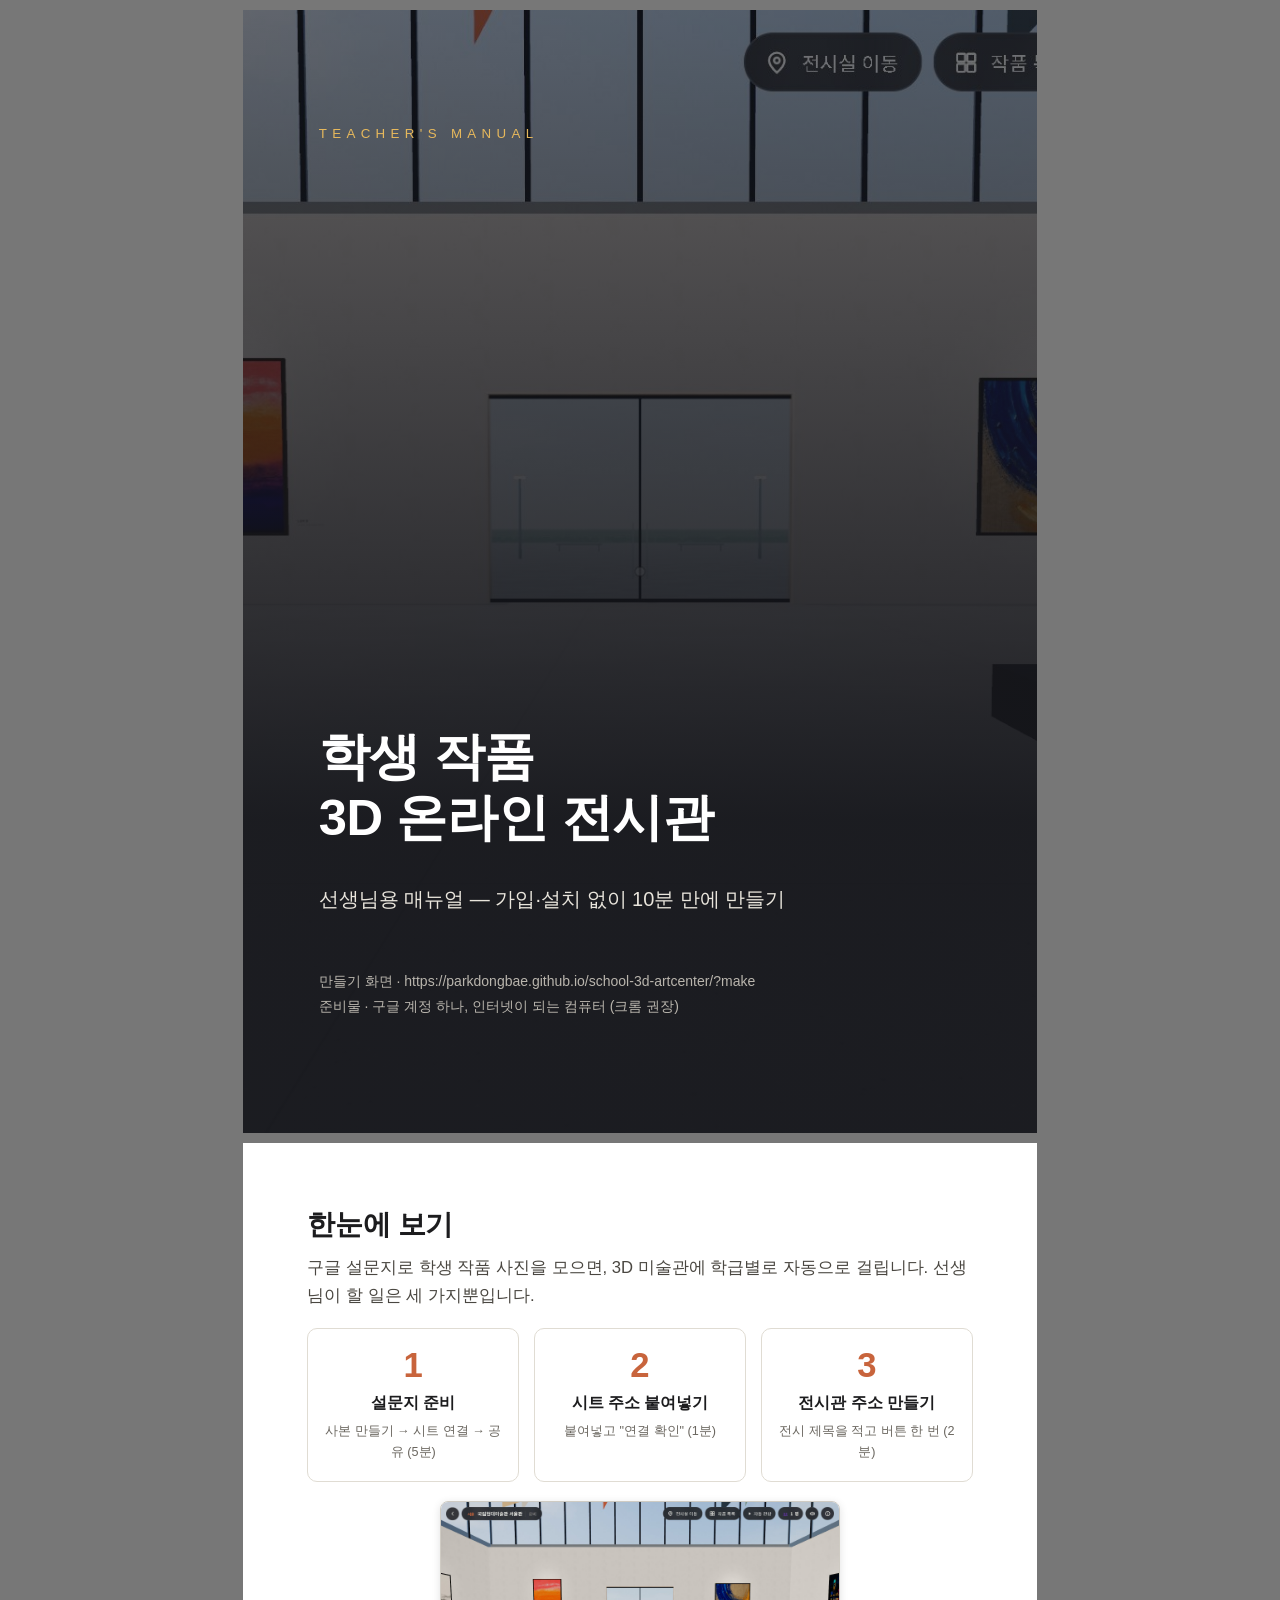
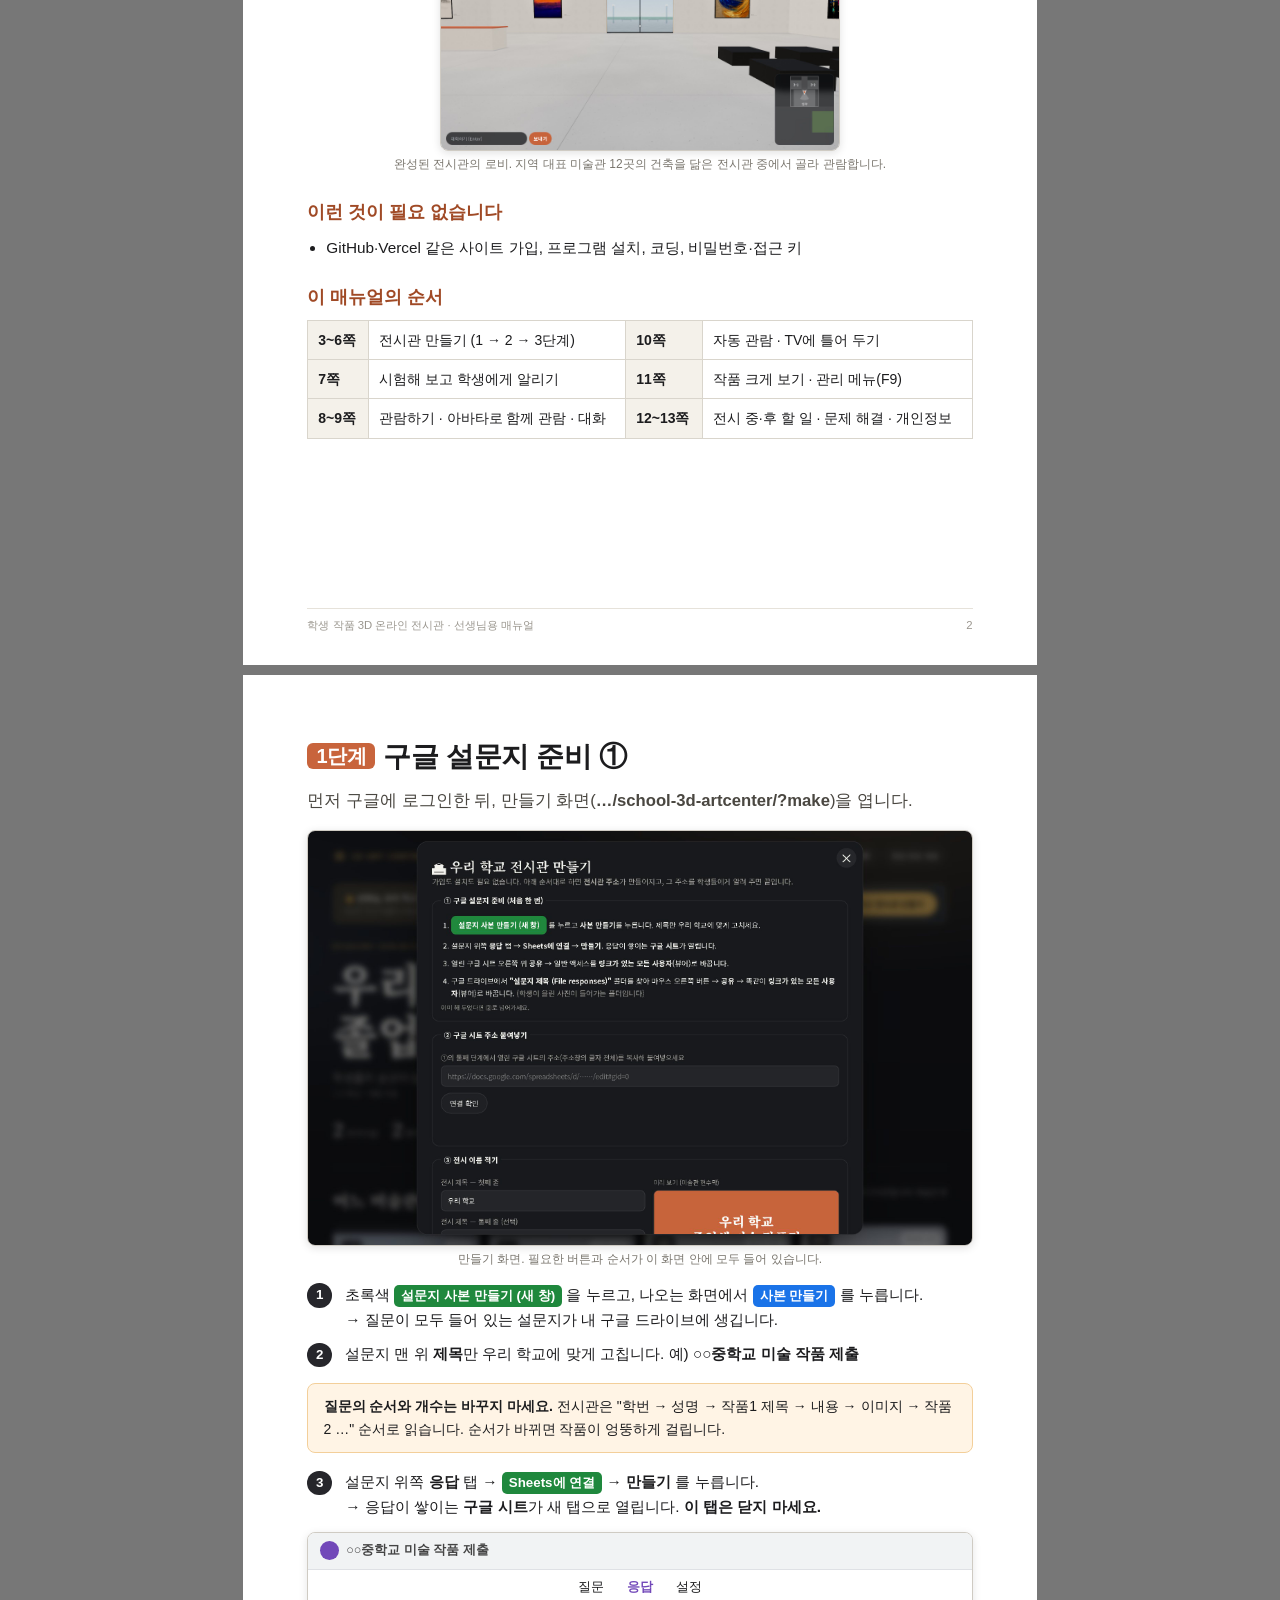
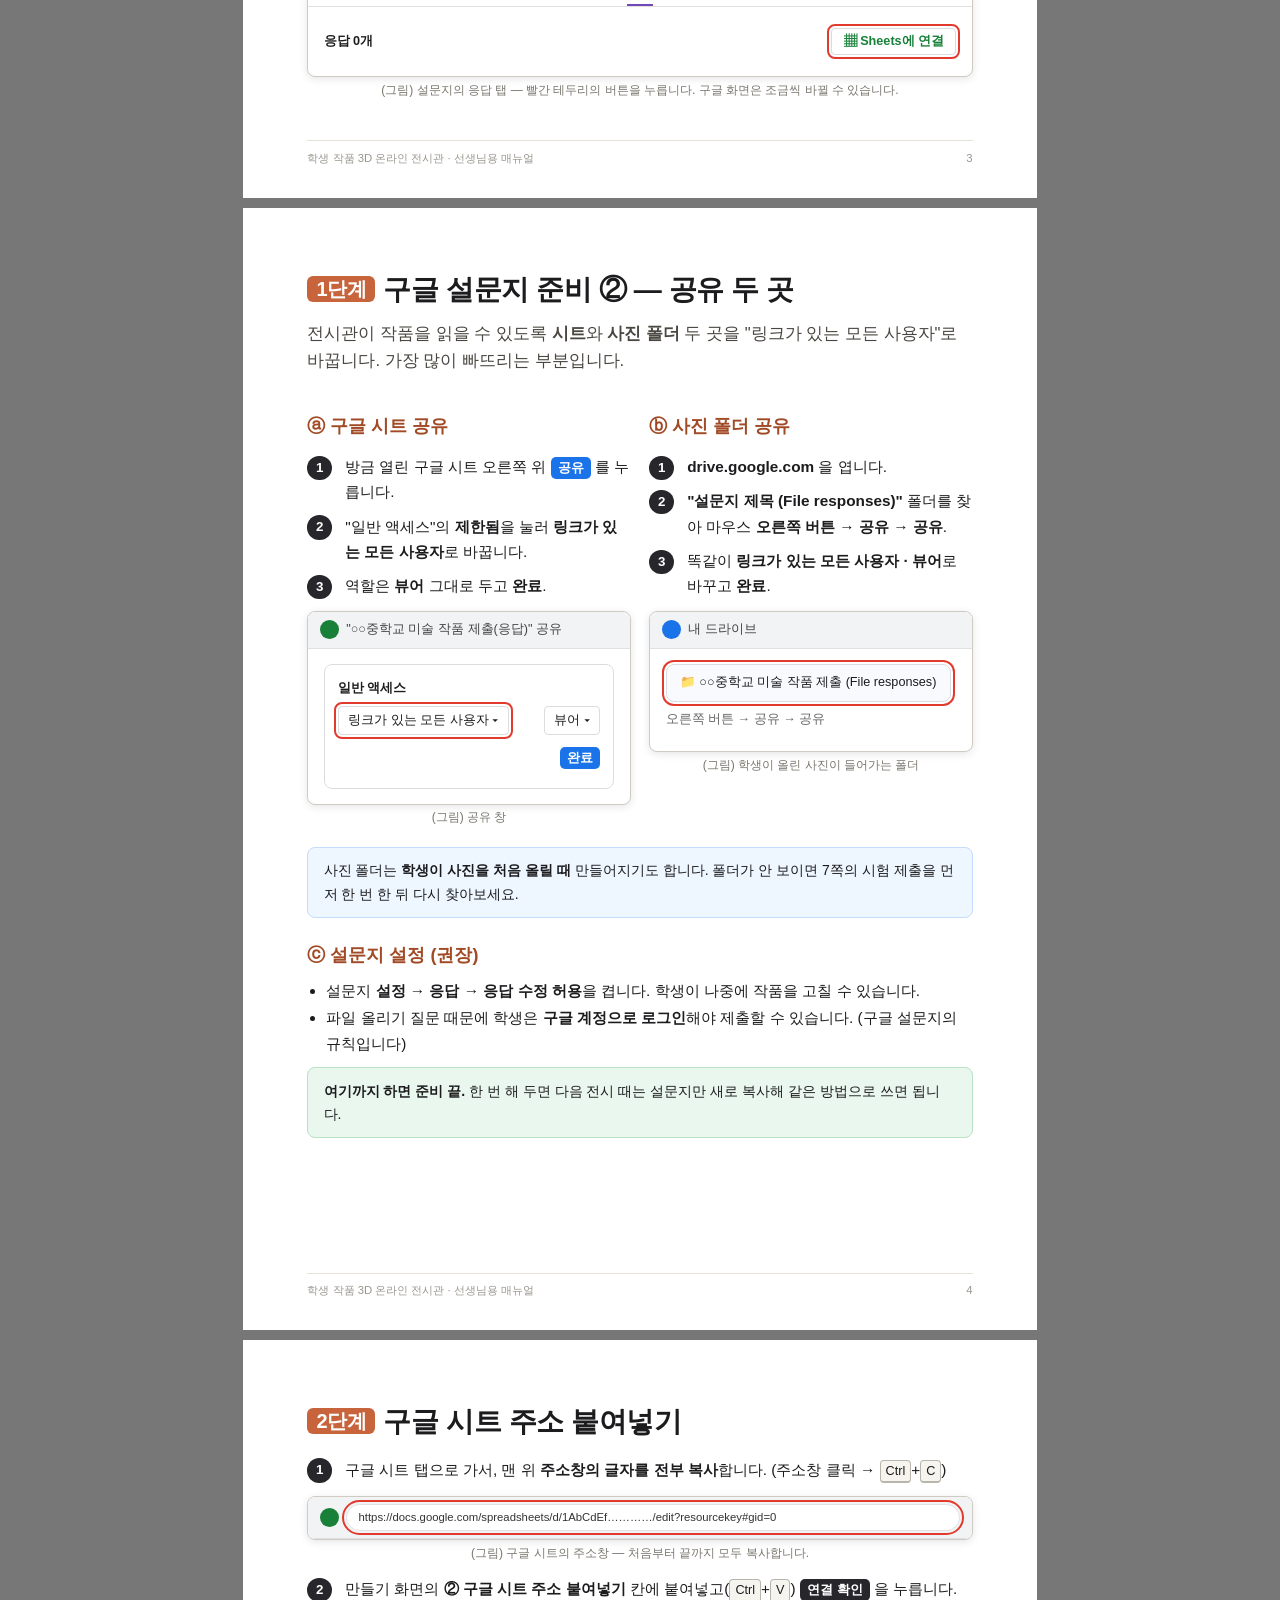
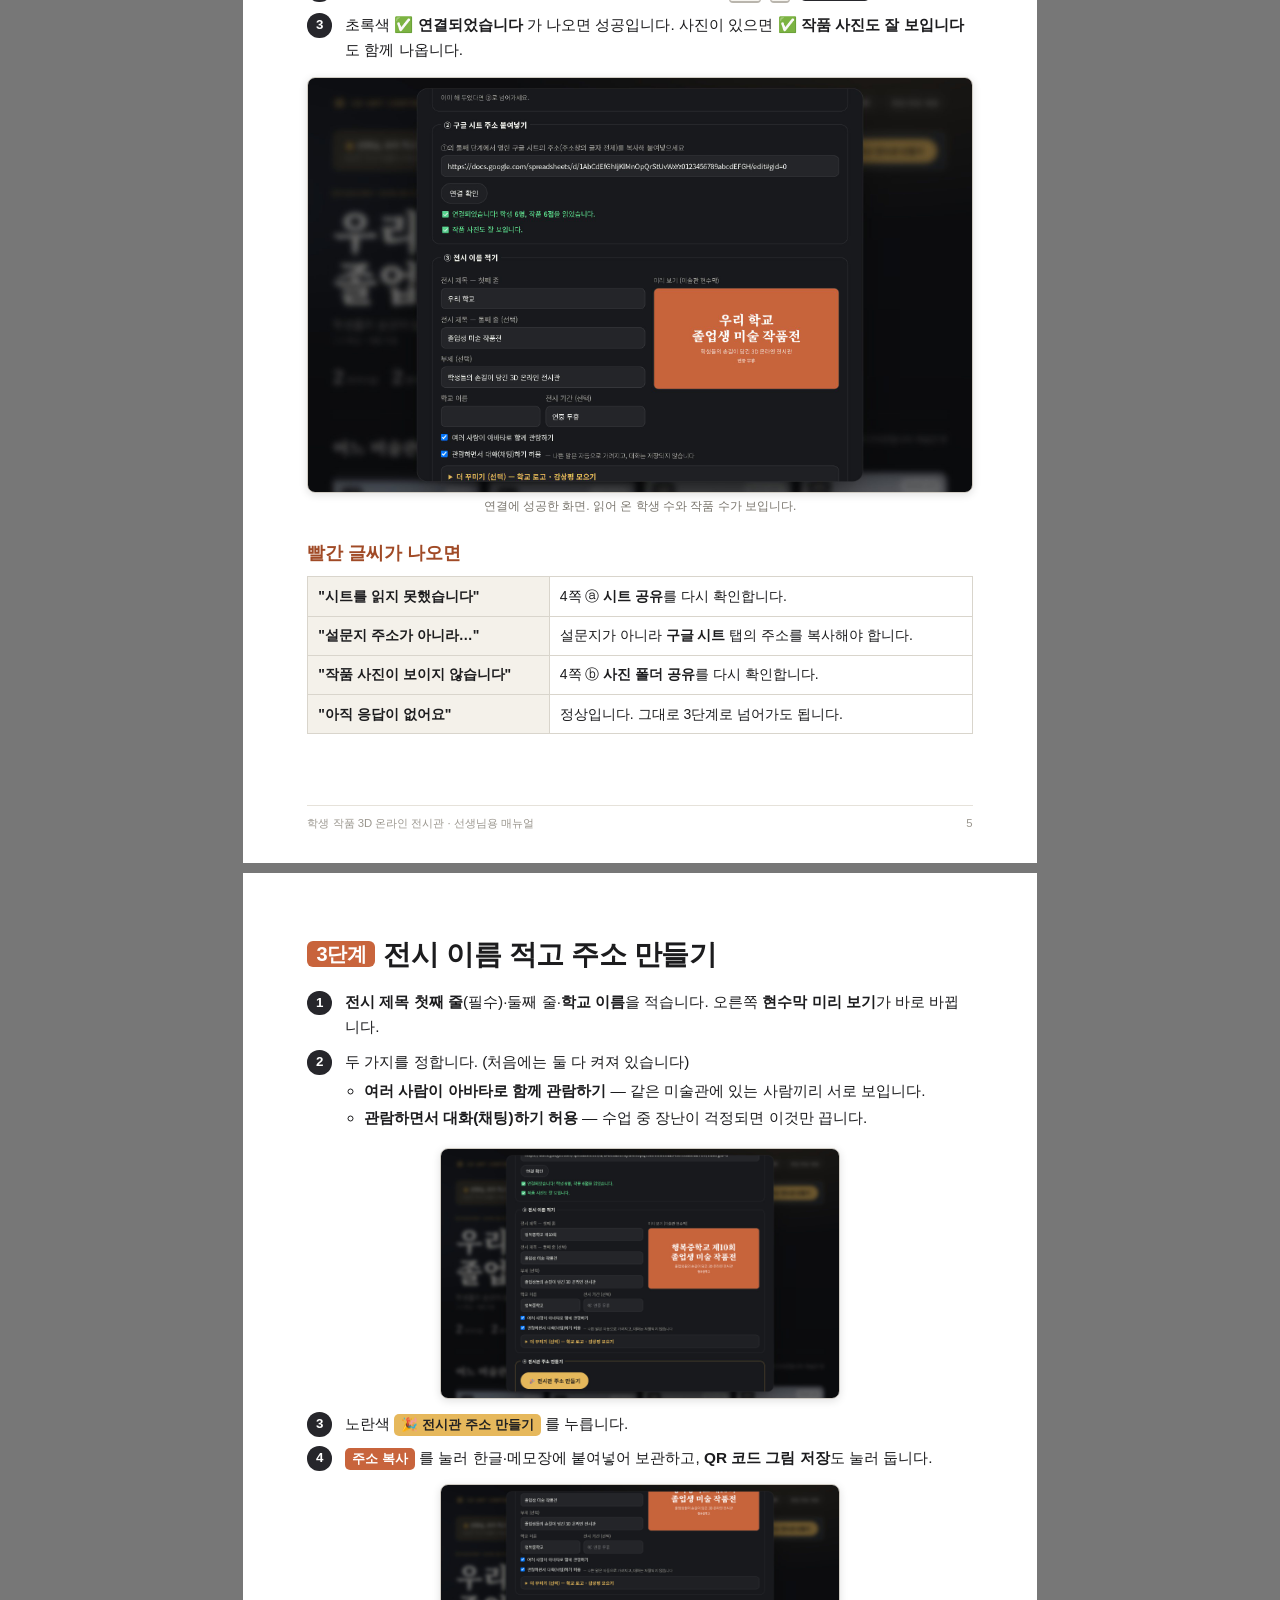
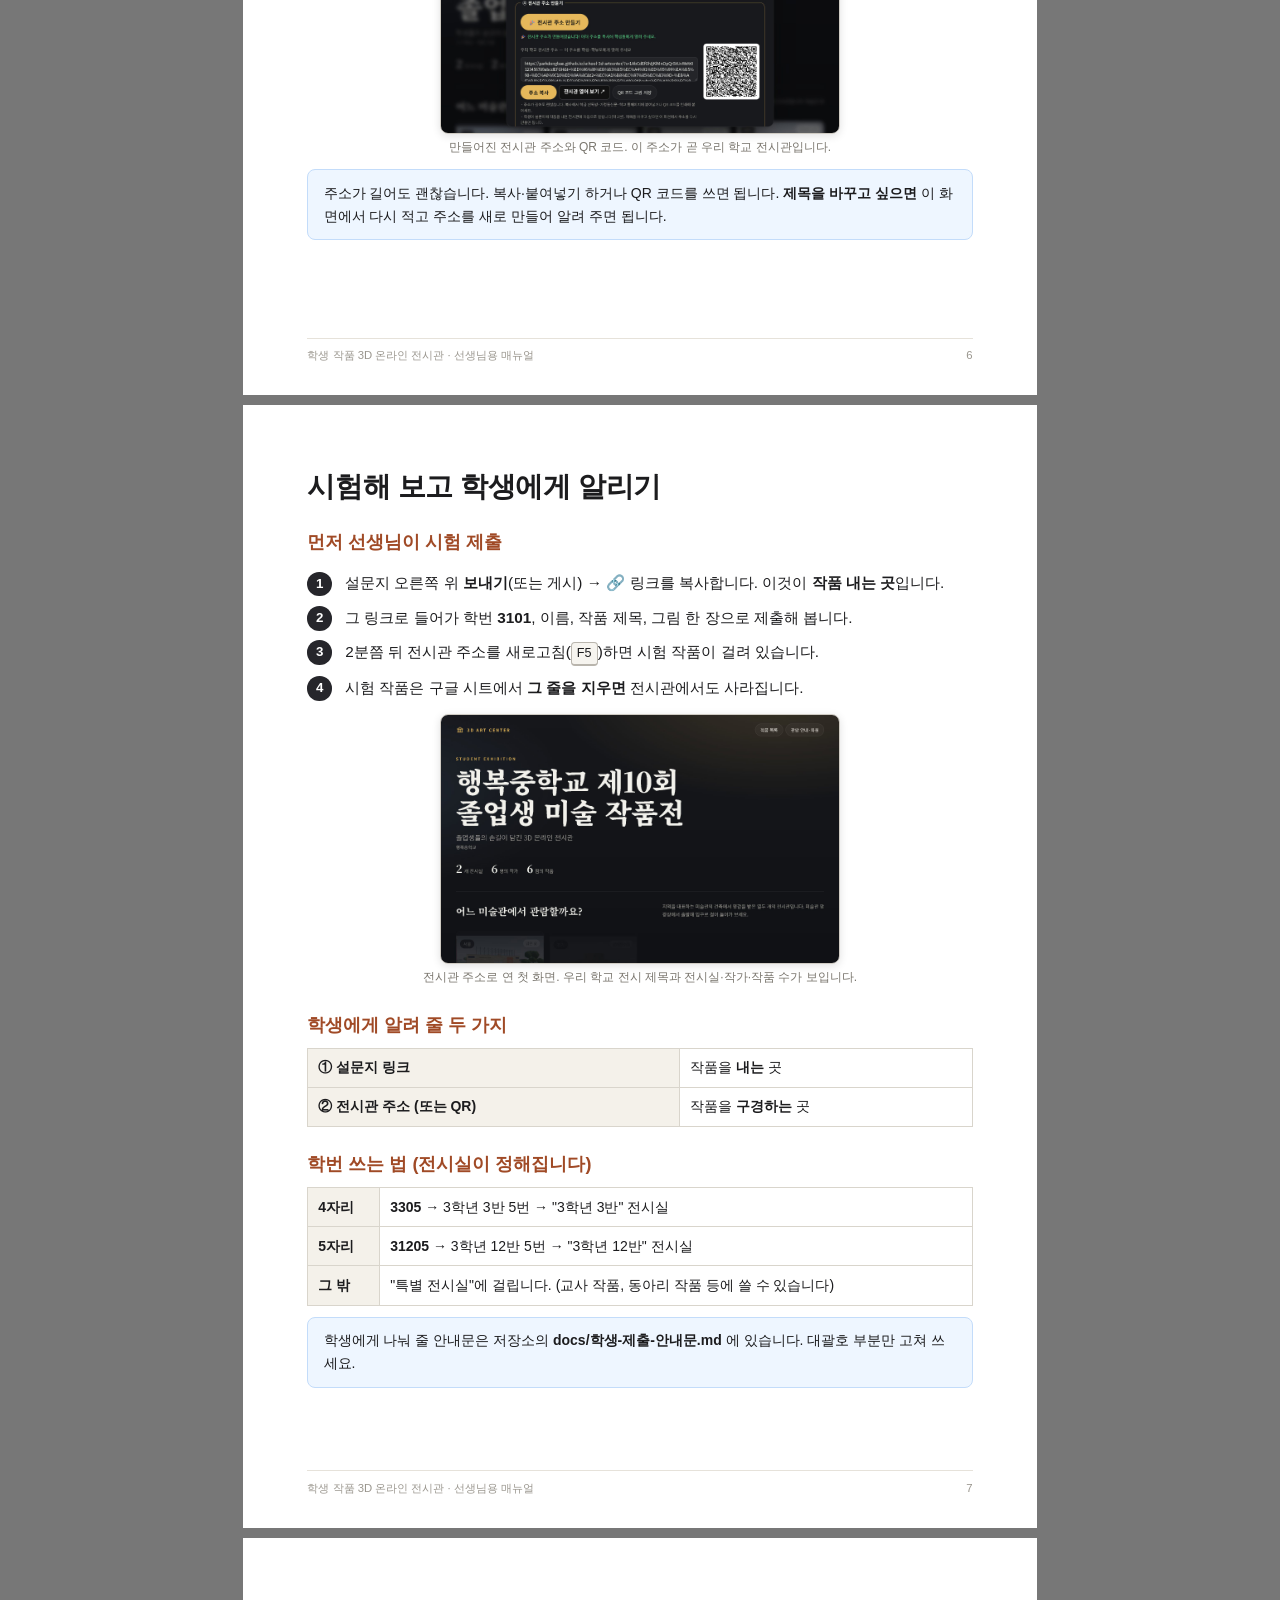
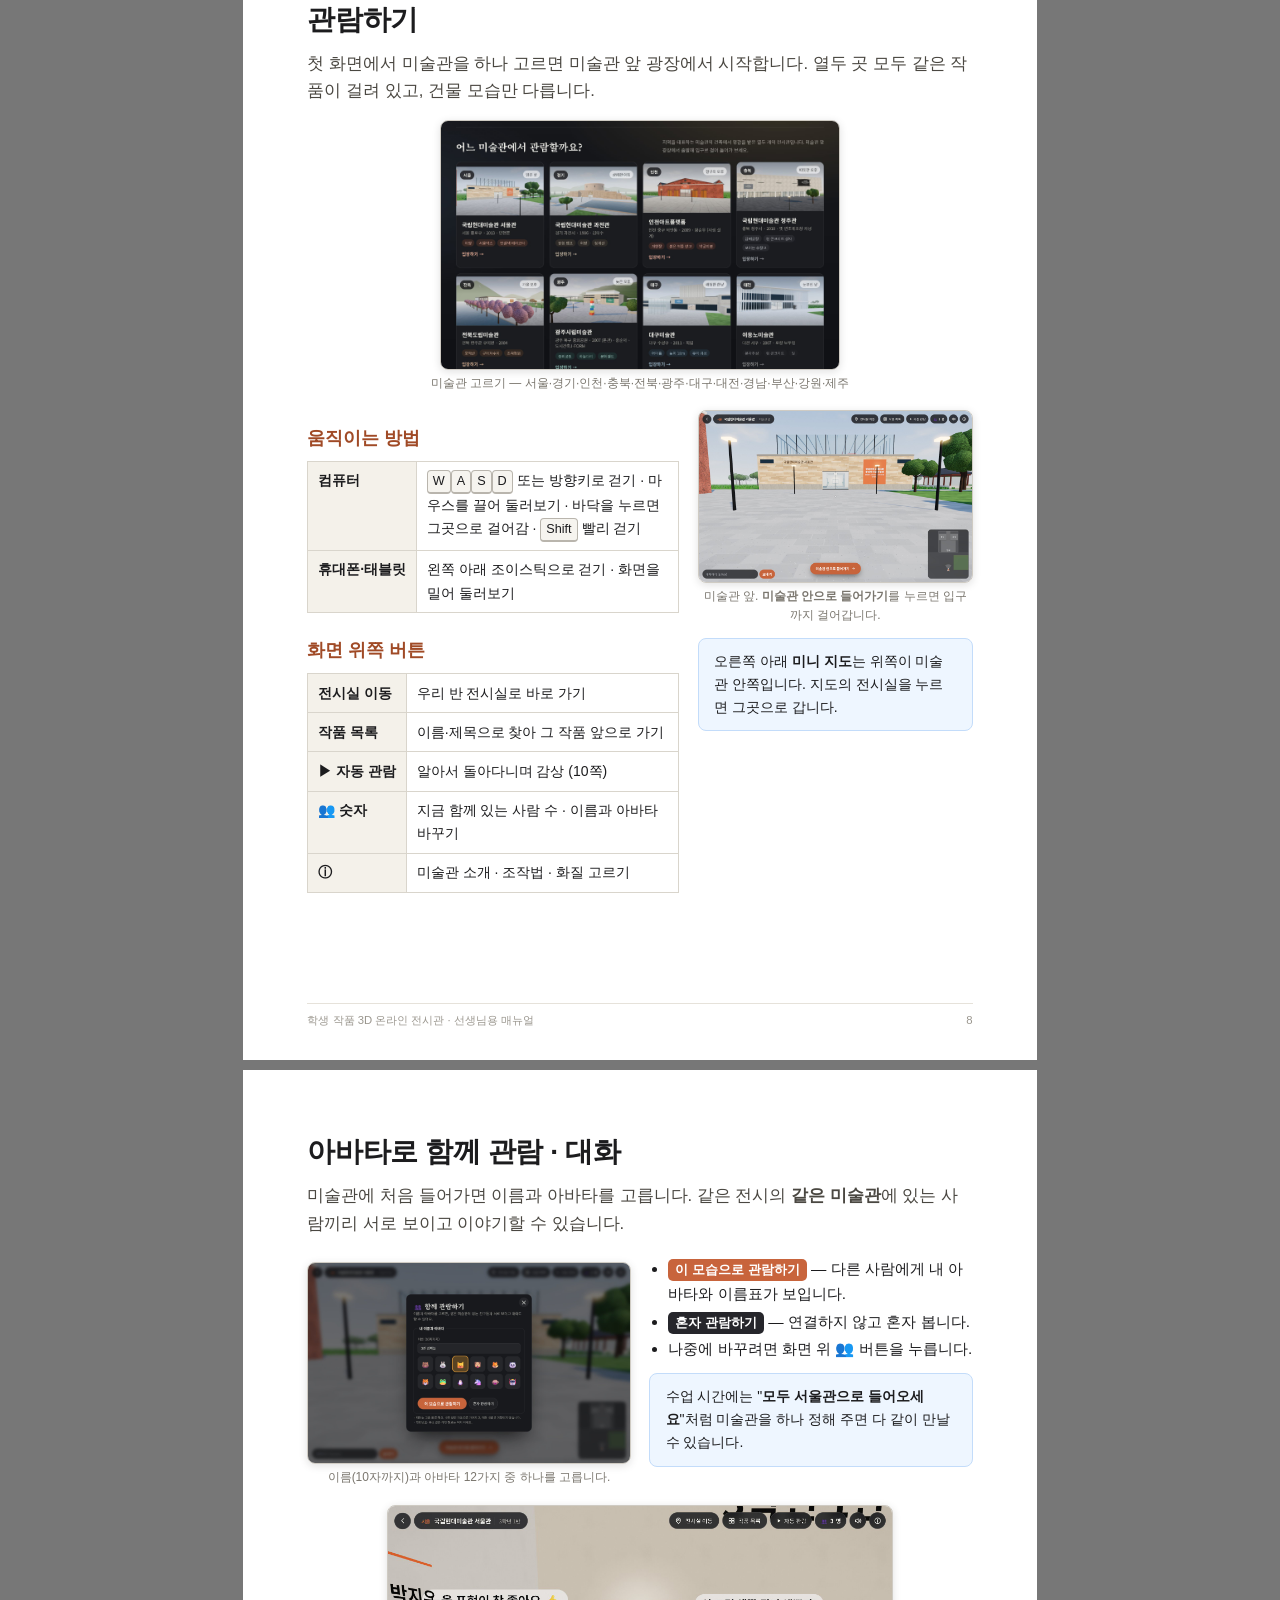
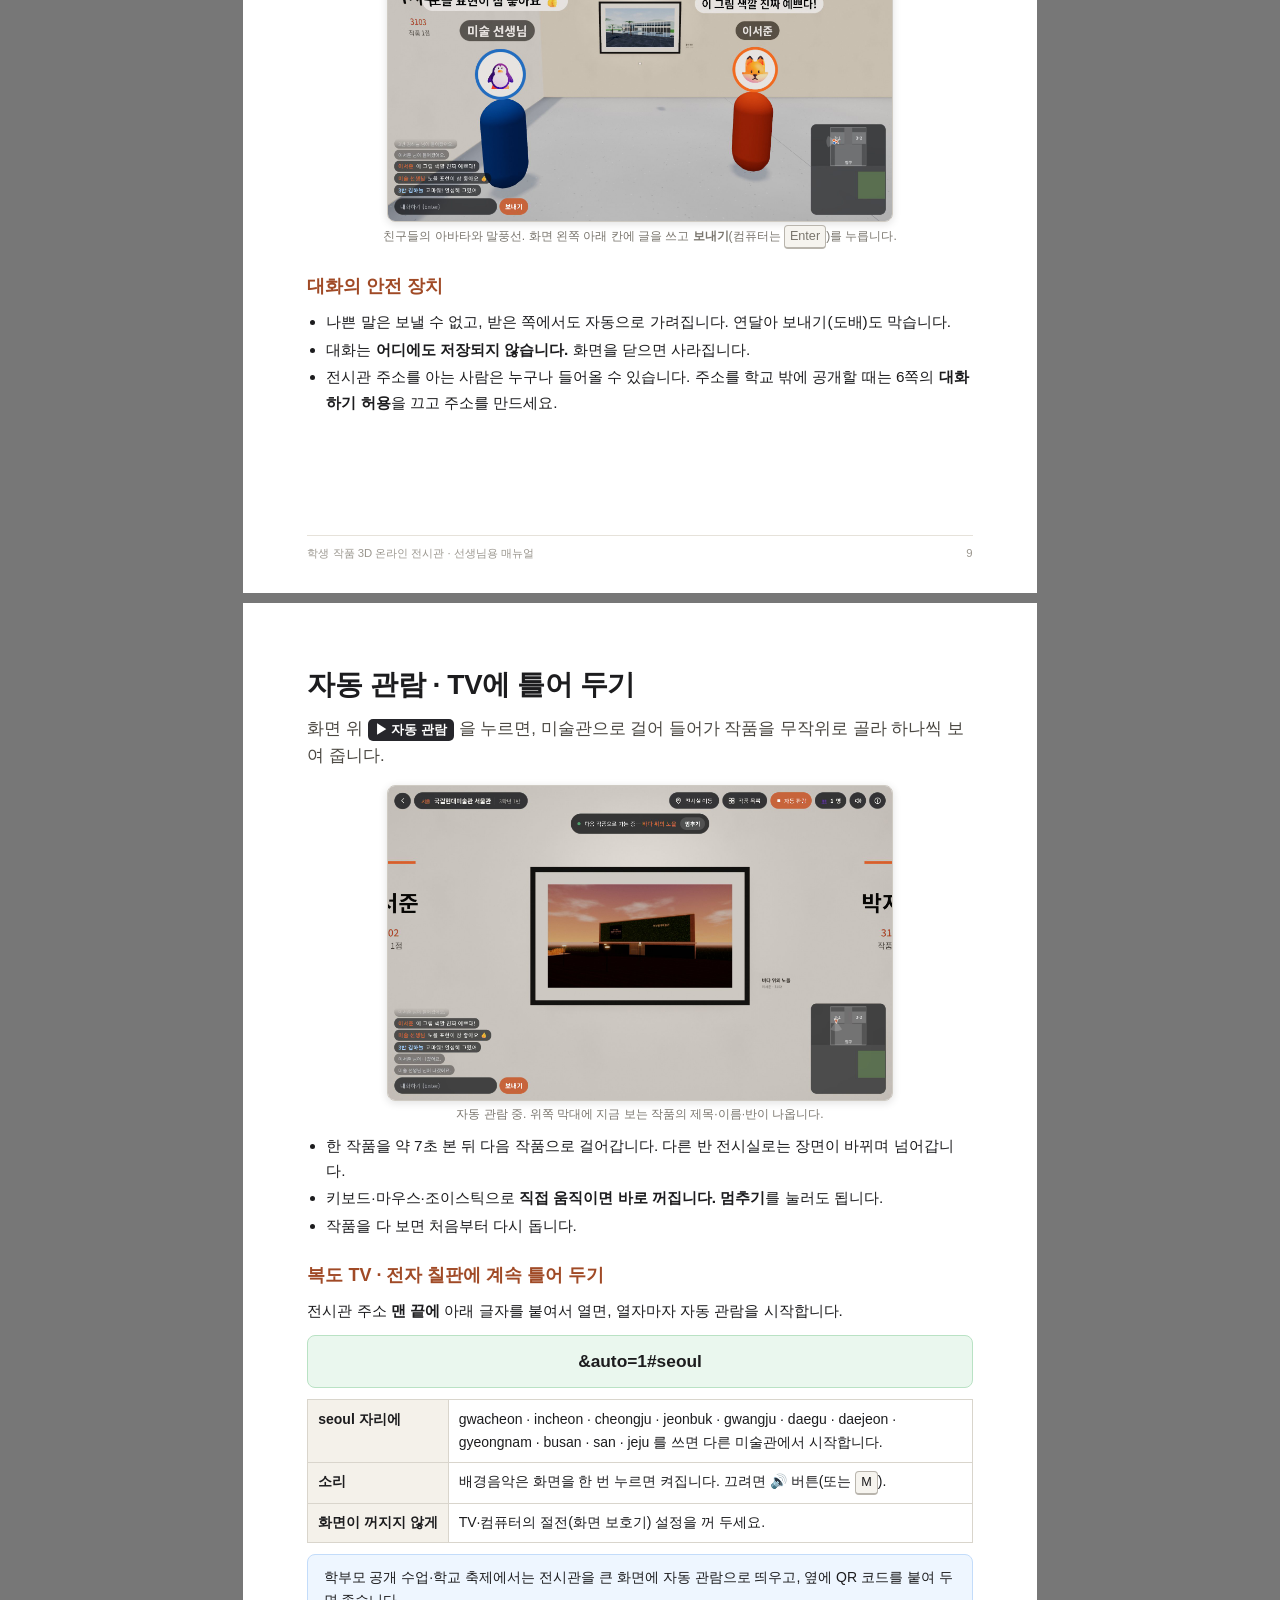
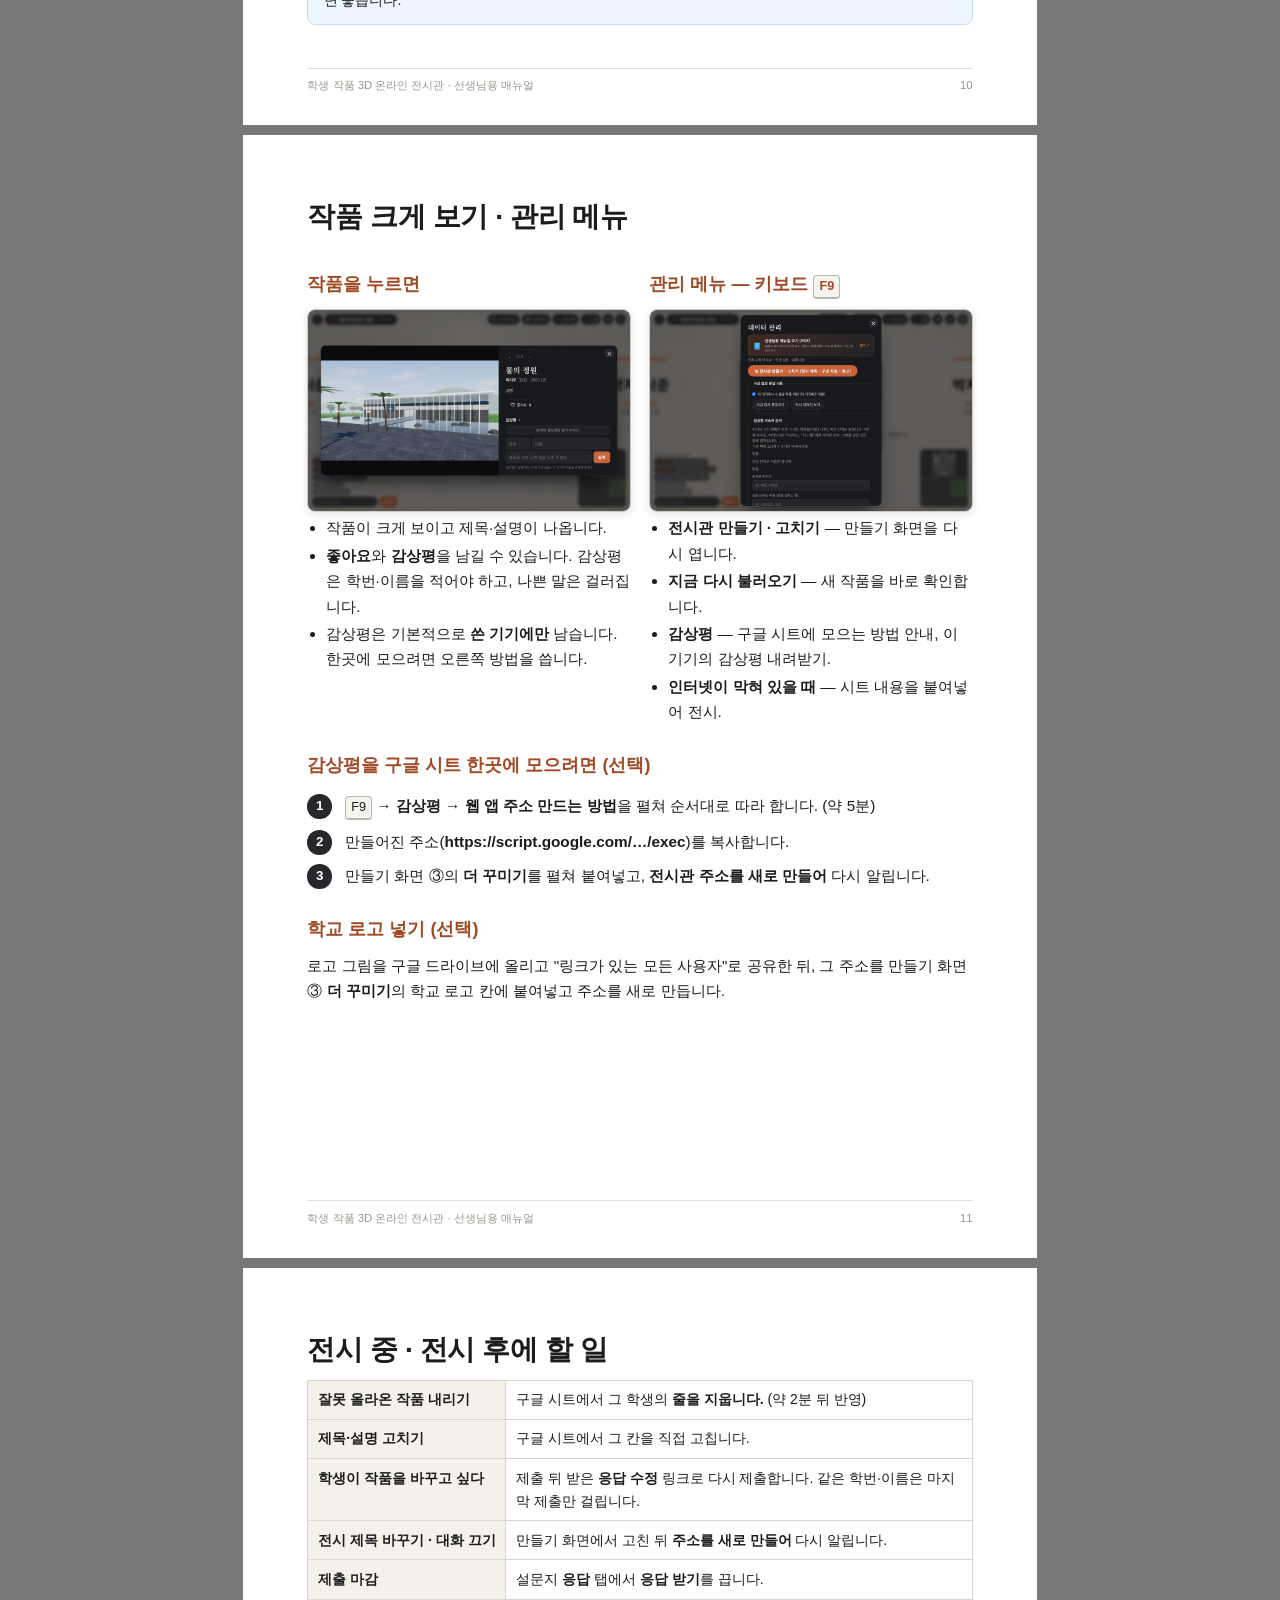
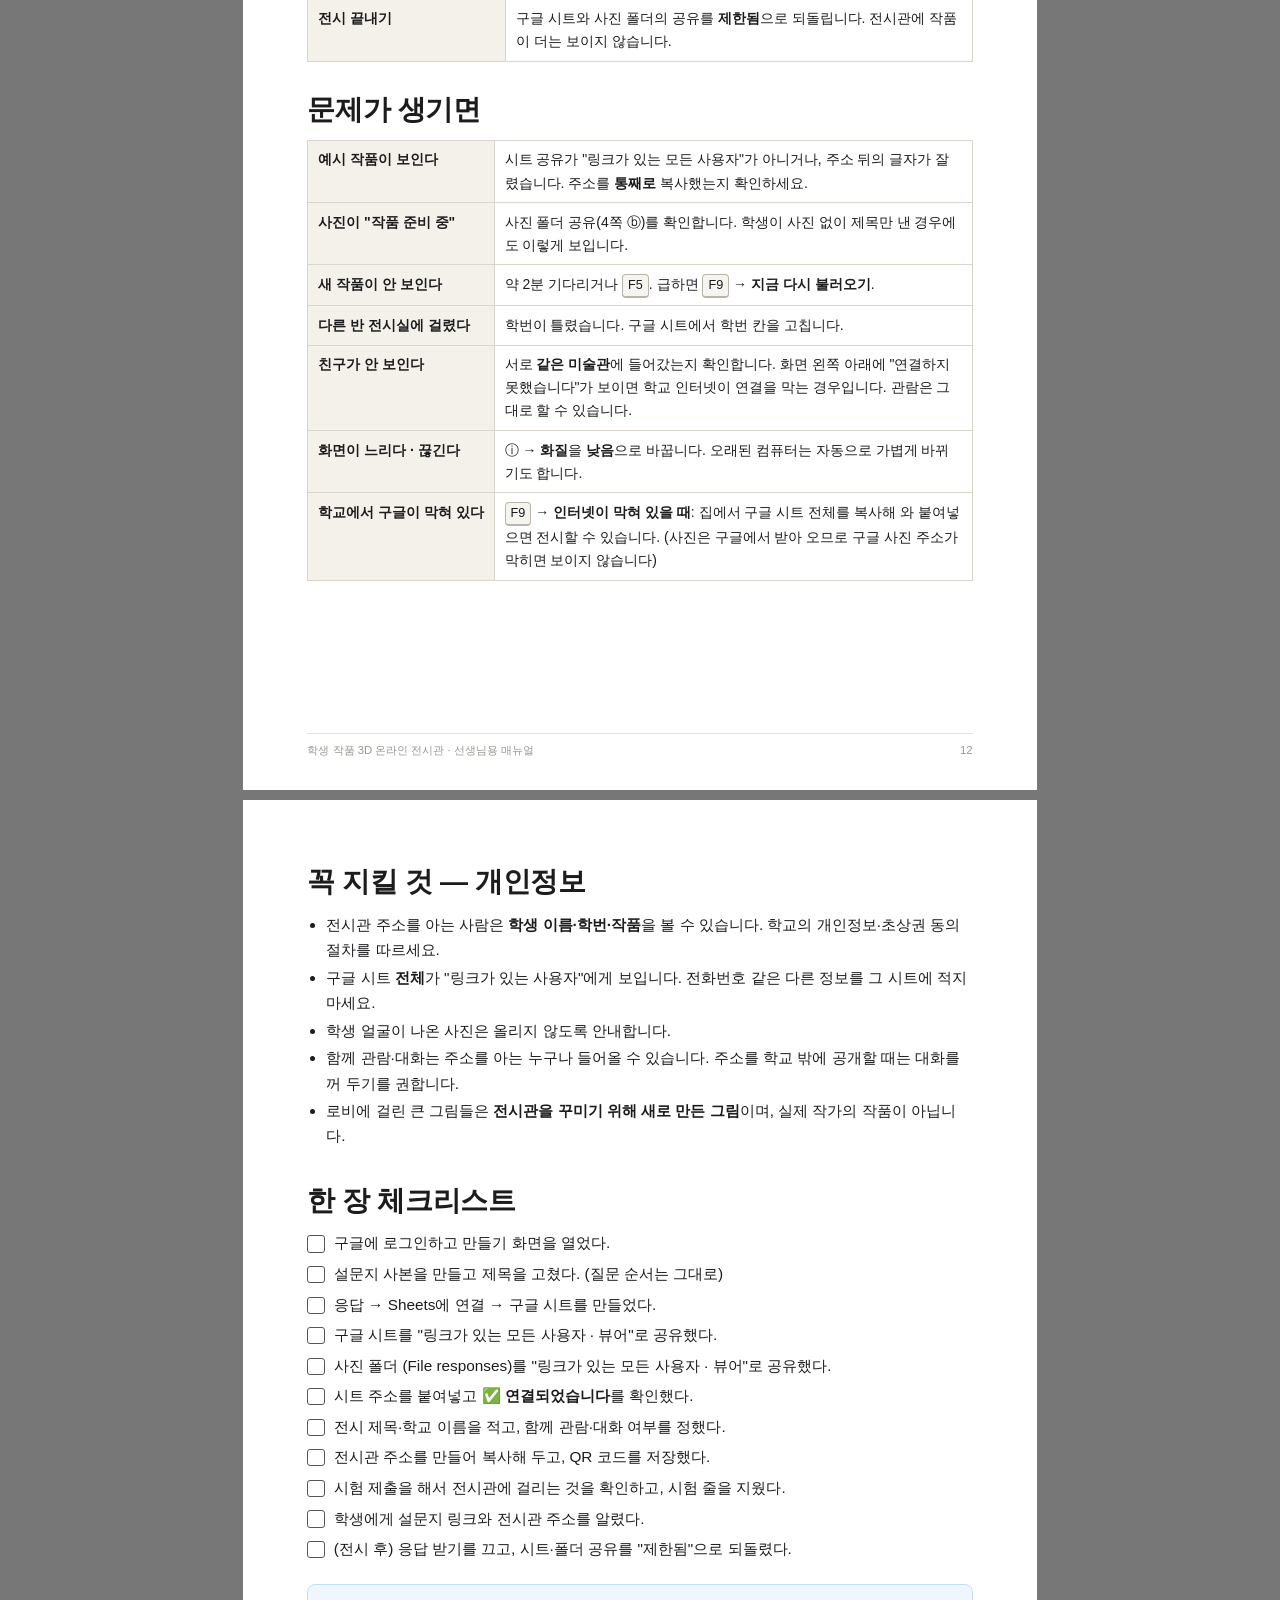
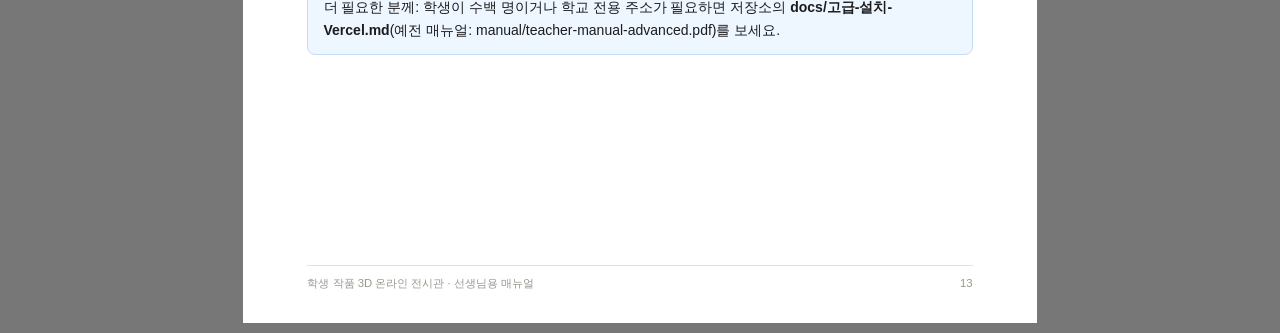
<file: manual/teacher-manual.html>
<!doctype html>
<html lang="ko">
<head>
<meta charset="utf-8">
<title>선생님용 매뉴얼 — 학생 작품 3D 온라인 전시관</title>
<!-- 이 파일을 크롬에서 열어 인쇄(Ctrl+P) → PDF로 저장하면 teacher-manual.pdf 가 됩니다. (docs/개발-작업지시서.md 참고) -->
<style>
  @page { size: A4; margin: 0; }
  * { box-sizing: border-box; margin: 0; padding: 0; }
  html { -webkit-print-color-adjust: exact; print-color-adjust: exact; }
  body { font-family: "Malgun Gothic", "맑은 고딕", "Apple SD Gothic Neo", "Noto Sans KR", sans-serif; color: #1c1c1e; font-size: 11.5pt; line-height: 1.65; background: #777; }
  .page { width: 210mm; height: 297mm; padding: 17mm 17mm 15mm; background: #fff; position: relative; overflow: hidden; page-break-after: always; margin: 0 auto; }
  @media screen { .page { margin: 10px auto; } }
  .foot { position: absolute; left: 17mm; right: 17mm; bottom: 8mm; display: flex; justify-content: space-between; font-size: 8.5pt; color: #9a968e; border-top: 1px solid #e6e2da; padding-top: 2mm; }
  h1 { font-size: 21pt; line-height: 1.3; margin-bottom: 3mm; letter-spacing: -0.3pt; }
  h1 .no { display: inline-block; background: #c8643c; color: #fff; border-radius: 6px; padding: 0 9px; margin-right: 8px; font-size: 15pt; vertical-align: 3px; }
  h2 { font-size: 13.5pt; margin: 6mm 0 2mm; color: #a04a26; }
  p { margin: 1.5mm 0; }
  .lead { font-size: 12.5pt; color: #4a4741; margin-bottom: 4mm; }
  b, strong { font-weight: 700; }
  .btn { display: inline-block; background: #1f883d; color: #fff; border-radius: 5px; padding: 0 7px; font-weight: 700; font-size: 10pt; white-space: nowrap; }
  .btn.y { background: #e6b85c; color: #222; } .btn.k { background: #26262b; } .btn.o { background: #c8643c; } .btn.b { background: #1a73e8; }
  kbd { display: inline-block; border: 1px solid #b9b5ad; border-bottom-width: 2px; border-radius: 4px; padding: 0 5px; font-family: inherit; font-size: 9.5pt; background: #f6f4ef; }
  ol.steps { list-style: none; counter-reset: s; margin: 2mm 0; }
  ol.steps > li { counter-increment: s; position: relative; padding: 1.2mm 0 1.2mm 10mm; }
  ol.steps > li::before { content: counter(s); position: absolute; left: 0; top: 1.6mm; width: 6.5mm; height: 6.5mm; border-radius: 50%; background: #26262b; color: #fff; font-weight: 700; font-size: 10pt; text-align: center; line-height: 6.5mm; }
  ul { margin: 1mm 0 1mm 5mm; } ul li { margin: 0.6mm 0; }
  .tip, .warn, .ok { border-radius: 8px; padding: 3mm 4mm; margin: 3mm 0; font-size: 10.5pt; }
  .tip { background: #eef6ff; border: 1px solid #c3dcfa; } .warn { background: #fff4e5; border: 1px solid #f3cf9a; } .ok { background: #eaf7ee; border: 1px solid #b9e2c4; }
  .shot { display: block; width: 100%; border: 1px solid #cfcbc3; border-radius: 8px; margin: 2.5mm 0 1mm; box-shadow: 0 2px 8px rgba(0,0,0,.12); }
  .shot.s { width: 76%; margin-left: auto; margin-right: auto; } .shot.xs { width: 60%; margin-left: auto; margin-right: auto; }
  .cap { font-size: 9pt; color: #7a766e; text-align: center; margin-bottom: 2mm; }
  .two { display: grid; grid-template-columns: 1fr 1fr; gap: 5mm; align-items: start; }
  .two.wide { grid-template-columns: 1.15fr 0.85fr; }
  table { width: 100%; border-collapse: collapse; margin: 2mm 0; font-size: 10.5pt; }
  th, td { border: 1px solid #d9d5cc; padding: 2mm 2.6mm; text-align: left; vertical-align: top; }
  th { background: #f4f1ea; white-space: nowrap; }
  .chk { list-style: none; margin-left: 0; } .chk li { padding-left: 7mm; position: relative; margin: 1.4mm 0; }
  .chk li::before { content: ""; position: absolute; left: 0; top: 1.3mm; width: 4mm; height: 4mm; border: 1.4px solid #555; border-radius: 3px; }
  /* 표지 */
  .cover { padding: 0; color: #fff; background: #14151a; }
  .cover img.bg { position: absolute; inset: 0; width: 100%; height: 100%; object-fit: cover; opacity: .55; }
  .cover .in { position: absolute; inset: 0; padding: 30mm 20mm; display: flex; flex-direction: column; background: linear-gradient(180deg, rgba(20,21,26,.2), rgba(20,21,26,.92) 72%); }
  .cover .tag { letter-spacing: 4pt; font-size: 10pt; color: #e6b85c; }
  .cover h1 { font-size: 38pt; margin-top: auto; line-height: 1.2; }
  .cover .sub { font-size: 15pt; margin-top: 6mm; color: #e9e5dc; }
  .cover .meta { margin-top: 14mm; font-size: 10.5pt; color: #b9b5ad; line-height: 1.8; }
  .big3 { display: grid; grid-template-columns: repeat(3, 1fr); gap: 4mm; margin: 5mm 0; }
  .big3 > div { border: 1.5px solid #e0dcd3; border-radius: 10px; padding: 5mm 4mm; text-align: center; }
  .big3 .n { font-size: 26pt; font-weight: 800; color: #c8643c; line-height: 1; }
  .big3 .t { font-weight: 700; margin: 2mm 0 1mm; font-size: 12pt; } .big3 .d { font-size: 9.5pt; color: #6b6760; }
  /* 구글 화면을 흉내 낸 그림 */
  .mock { border: 1px solid #cfcbc3; border-radius: 8px; background: #fff; box-shadow: 0 2px 8px rgba(0,0,0,.1); font-size: 9.5pt; overflow: hidden; margin: 2mm 0 1mm; }
  .mock .bar { background: #f1f3f4; padding: 2mm 3mm; display: flex; align-items: center; gap: 2mm; border-bottom: 1px solid #dfe1e5; color: #444; }
  .mock .bar .dot { width: 5mm; height: 5mm; border-radius: 50%; background: #7248b9; flex: none; } .mock .bar .dot.g { background: #188038; } .mock .bar .dot.b { background: #1a73e8; }
  .mock .body { padding: 4mm; }
  .mock .tabs { display: flex; gap: 6mm; justify-content: center; border-bottom: 1px solid #e0e0e0; padding: 2mm 0 0; }
  .mock .tabs span { padding-bottom: 1.5mm; } .mock .tabs .on { color: #7248b9; border-bottom: 2.5px solid #7248b9; font-weight: 700; }
  .mock .row { display: flex; justify-content: space-between; align-items: center; margin: 1.5mm 0; }
  .mock .gbtn { border: 1px solid #dadce0; border-radius: 4px; padding: 0.6mm 3mm; color: #188038; font-weight: 700; background: #fff; }
  .mock .pick { outline: 2.5px solid #e23b2e; outline-offset: 2px; border-radius: 4px; }
  .mock .dlg { border: 1px solid #dadce0; border-radius: 8px; padding: 3.5mm; }
  .mock .sel { border: 1px solid #dadce0; border-radius: 4px; padding: 0.8mm 2.5mm; display: inline-block; }
  .mock .url { flex: 1; background: #fff; border-radius: 10mm; padding: 0.8mm 3mm; border: 1px solid #dfe1e5; font-size: 8.5pt; color: #333; white-space: nowrap; overflow: hidden; }
  .mock .folder { display: inline-block; border: 1px solid #dadce0; border-radius: 8px; padding: 2mm 3.5mm; background: #f8fafd; }
  .num { display: inline-block; width: 5mm; height: 5mm; border-radius: 50%; background: #e23b2e; color: #fff; font-size: 8.5pt; font-weight: 700; text-align: center; line-height: 5mm; margin-right: 1mm; }
</style>
</head>
<body>

<!-- 표지 -->
<section class="page cover">
  <img class="bg" src="img/09b-lobby.jpg" alt="">
  <div class="in">
    <div class="tag">TEACHER'S MANUAL</div>
    <h1>학생 작품<br>3D 온라인 전시관</h1>
    <div class="sub">선생님용 매뉴얼 — 가입·설치 없이 10분 만에 만들기</div>
    <div class="meta">만들기 화면 · https://parkdongbae.github.io/school-3d-artcenter/?make<br>준비물 · 구글 계정 하나, 인터넷이 되는 컴퓨터 (크롬 권장)</div>
  </div>
</section>

<!-- 한눈에 보기 -->
<section class="page">
  <h1>한눈에 보기</h1>
  <p class="lead">구글 설문지로 학생 작품 사진을 모으면, 3D 미술관에 학급별로 자동으로 걸립니다. 선생님이 할 일은 세 가지뿐입니다.</p>
  <div class="big3">
    <div><div class="n">1</div><div class="t">설문지 준비</div><div class="d">사본 만들기 → 시트 연결 → 공유 (5분)</div></div>
    <div><div class="n">2</div><div class="t">시트 주소 붙여넣기</div><div class="d">붙여넣고 "연결 확인" (1분)</div></div>
    <div><div class="n">3</div><div class="t">전시관 주소 만들기</div><div class="d">전시 제목을 적고 버튼 한 번 (2분)</div></div>
  </div>
  <img class="shot xs" src="img/09b-lobby.jpg" alt="전시관 로비">
  <div class="cap">완성된 전시관의 로비. 지역 대표 미술관 12곳의 건축을 닮은 전시관 중에서 골라 관람합니다.</div>
  <h2>이런 것이 필요 없습니다</h2>
  <ul><li>GitHub·Vercel 같은 사이트 가입, 프로그램 설치, 코딩, 비밀번호·접근 키</li></ul>
  <h2>이 매뉴얼의 순서</h2>
  <table>
    <tr><th>3~6쪽</th><td>전시관 만들기 (1 → 2 → 3단계)</td><th>10쪽</th><td>자동 관람 · TV에 틀어 두기</td></tr>
    <tr><th>7쪽</th><td>시험해 보고 학생에게 알리기</td><th>11쪽</th><td>작품 크게 보기 · 관리 메뉴(F9)</td></tr>
    <tr><th>8~9쪽</th><td>관람하기 · 아바타로 함께 관람 · 대화</td><th>12~13쪽</th><td>전시 중·후 할 일 · 문제 해결 · 개인정보</td></tr>
  </table>
  <div class="foot"><span>학생 작품 3D 온라인 전시관 · 선생님용 매뉴얼</span><span>2</span></div>
</section>

<!-- 1단계 (1) -->
<section class="page">
  <h1><span class="no">1단계</span>구글 설문지 준비 ①</h1>
  <p class="lead">먼저 구글에 로그인한 뒤, 만들기 화면(<b>…/school-3d-artcenter/?make</b>)을 엽니다.</p>
  <img class="shot" src="img/02-make.jpg" alt="만들기 화면">
  <div class="cap">만들기 화면. 필요한 버튼과 순서가 이 화면 안에 모두 들어 있습니다.</div>
  <ol class="steps">
    <li>초록색 <span class="btn">설문지 사본 만들기 (새 창)</span> 을 누르고, 나오는 화면에서 <span class="btn b">사본 만들기</span> 를 누릅니다.<br>→ 질문이 모두 들어 있는 설문지가 내 구글 드라이브에 생깁니다.</li>
    <li>설문지 맨 위 <b>제목</b>만 우리 학교에 맞게 고칩니다. 예) <b>○○중학교 미술 작품 제출</b></li>
  </ol>
  <div class="warn"><b>질문의 순서와 개수는 바꾸지 마세요.</b> 전시관은 "학번 → 성명 → 작품1 제목 → 내용 → 이미지 → 작품2 …" 순서로 읽습니다. 순서가 바뀌면 작품이 엉뚱하게 걸립니다.</div>
  <ol class="steps" style="counter-reset: s 2">
    <li>설문지 위쪽 <b>응답</b> 탭 → <span class="btn">Sheets에 연결</span> → <b>만들기</b> 를 누릅니다.<br>→ 응답이 쌓이는 <b>구글 시트</b>가 새 탭으로 열립니다. <b>이 탭은 닫지 마세요.</b></li>
  </ol>
  <div class="mock">
    <div class="bar"><span class="dot"></span><b>○○중학교 미술 작품 제출</b></div>
    <div class="tabs"><span>질문</span><span class="on">응답</span><span>설정</span></div>
    <div class="body"><div class="row"><b>응답 0개</b><span class="gbtn pick">▦ Sheets에 연결</span></div></div>
  </div>
  <div class="cap">(그림) 설문지의 응답 탭 — 빨간 테두리의 버튼을 누릅니다. 구글 화면은 조금씩 바뀔 수 있습니다.</div>
  <div class="foot"><span>학생 작품 3D 온라인 전시관 · 선생님용 매뉴얼</span><span>3</span></div>
</section>

<!-- 1단계 (2) -->
<section class="page">
  <h1><span class="no">1단계</span>구글 설문지 준비 ② — 공유 두 곳</h1>
  <p class="lead">전시관이 작품을 읽을 수 있도록 <b>시트</b>와 <b>사진 폴더</b> 두 곳을 "링크가 있는 모든 사용자"로 바꿉니다. 가장 많이 빠뜨리는 부분입니다.</p>
  <div class="two">
    <div>
      <h2>ⓐ 구글 시트 공유</h2>
      <ol class="steps">
        <li>방금 열린 구글 시트 오른쪽 위 <span class="btn b">공유</span> 를 누릅니다.</li>
        <li>"일반 액세스"의 <b>제한됨</b>을 눌러 <b>링크가 있는 모든 사용자</b>로 바꿉니다.</li>
        <li>역할은 <b>뷰어</b> 그대로 두고 <b>완료</b>.</li>
      </ol>
      <div class="mock"><div class="bar"><span class="dot g"></span>"○○중학교 미술 작품 제출(응답)" 공유</div>
        <div class="body"><div class="dlg"><b>일반 액세스</b><div class="row" style="margin-top:2mm"><span class="sel pick">링크가 있는 모든 사용자 ▾</span><span class="sel">뷰어 ▾</span></div><div class="row" style="justify-content:flex-end;margin-top:3mm"><span class="btn b">완료</span></div></div></div></div>
      <div class="cap">(그림) 공유 창</div>
    </div>
    <div>
      <h2>ⓑ 사진 폴더 공유</h2>
      <ol class="steps">
        <li><b>drive.google.com</b> 을 엽니다.</li>
        <li><b>"설문지 제목 (File responses)"</b> 폴더를 찾아 마우스 <b>오른쪽 버튼</b> → <b>공유</b> → <b>공유</b>.</li>
        <li>똑같이 <b>링크가 있는 모든 사용자 · 뷰어</b>로 바꾸고 <b>완료</b>.</li>
      </ol>
      <div class="mock"><div class="bar"><span class="dot b"></span>내 드라이브</div>
        <div class="body"><span class="folder pick">📁 ○○중학교 미술 작품 제출 (File responses)</span><p style="margin-top:2mm;color:#666">오른쪽 버튼 → 공유 → 공유</p></div></div>
      <div class="cap">(그림) 학생이 올린 사진이 들어가는 폴더</div>
    </div>
  </div>
  <div class="tip">사진 폴더는 <b>학생이 사진을 처음 올릴 때</b> 만들어지기도 합니다. 폴더가 안 보이면 7쪽의 시험 제출을 먼저 한 번 한 뒤 다시 찾아보세요.</div>
  <h2>ⓒ 설문지 설정 (권장)</h2>
  <ul>
    <li>설문지 <b>설정 → 응답 → 응답 수정 허용</b>을 켭니다. 학생이 나중에 작품을 고칠 수 있습니다.</li>
    <li>파일 올리기 질문 때문에 학생은 <b>구글 계정으로 로그인</b>해야 제출할 수 있습니다. (구글 설문지의 규칙입니다)</li>
  </ul>
  <div class="ok"><b>여기까지 하면 준비 끝.</b> 한 번 해 두면 다음 전시 때는 설문지만 새로 복사해 같은 방법으로 쓰면 됩니다.</div>
  <div class="foot"><span>학생 작품 3D 온라인 전시관 · 선생님용 매뉴얼</span><span>4</span></div>
</section>

<!-- 2단계 -->
<section class="page">
  <h1><span class="no">2단계</span>구글 시트 주소 붙여넣기</h1>
  <ol class="steps">
    <li>구글 시트 탭으로 가서, 맨 위 <b>주소창의 글자를 전부 복사</b>합니다. (주소창 클릭 → <kbd>Ctrl</kbd>+<kbd>C</kbd>)</li>
  </ol>
  <div class="mock"><div class="bar"><span class="dot g"></span><span class="url pick">https://docs.google.com/spreadsheets/d/1AbCdEf…………/edit?resourcekey#gid=0</span></div></div>
  <div class="cap">(그림) 구글 시트의 주소창 — 처음부터 끝까지 모두 복사합니다.</div>
  <ol class="steps" style="counter-reset: s 1">
    <li>만들기 화면의 <b>② 구글 시트 주소 붙여넣기</b> 칸에 붙여넣고(<kbd>Ctrl</kbd>+<kbd>V</kbd>) <span class="btn k">연결 확인</span> 을 누릅니다.</li>
    <li>초록색 <b>✅ 연결되었습니다</b> 가 나오면 성공입니다. 사진이 있으면 <b>✅ 작품 사진도 잘 보입니다</b> 도 함께 나옵니다.</li>
  </ol>
  <img class="shot" src="img/03-sheet.jpg" alt="연결 확인 결과">
  <div class="cap">연결에 성공한 화면. 읽어 온 학생 수와 작품 수가 보입니다.</div>
  <h2>빨간 글씨가 나오면</h2>
  <table>
    <tr><th>"시트를 읽지 못했습니다"</th><td>4쪽 ⓐ <b>시트 공유</b>를 다시 확인합니다.</td></tr>
    <tr><th>"설문지 주소가 아니라…"</th><td>설문지가 아니라 <b>구글 시트</b> 탭의 주소를 복사해야 합니다.</td></tr>
    <tr><th>"작품 사진이 보이지 않습니다"</th><td>4쪽 ⓑ <b>사진 폴더 공유</b>를 다시 확인합니다.</td></tr>
    <tr><th>"아직 응답이 없어요"</th><td>정상입니다. 그대로 3단계로 넘어가도 됩니다.</td></tr>
  </table>
  <div class="foot"><span>학생 작품 3D 온라인 전시관 · 선생님용 매뉴얼</span><span>5</span></div>
</section>

<!-- 3단계 -->
<section class="page">
  <h1><span class="no">3단계</span>전시 이름 적고 주소 만들기</h1>
  <ol class="steps">
    <li><b>전시 제목 첫째 줄</b>(필수)·둘째 줄·<b>학교 이름</b>을 적습니다. 오른쪽 <b>현수막 미리 보기</b>가 바로 바뀝니다.</li>
    <li>두 가지를 정합니다. (처음에는 둘 다 켜져 있습니다)
      <ul><li><b>여러 사람이 아바타로 함께 관람하기</b> — 같은 미술관에 있는 사람끼리 서로 보입니다.</li>
      <li><b>관람하면서 대화(채팅)하기 허용</b> — 수업 중 장난이 걱정되면 이것만 끕니다.</li></ul></li>
  </ol>
  <img class="shot xs" src="img/04-title.jpg" alt="전시 이름 적기">
  <ol class="steps" style="counter-reset: s 2">
    <li>노란색 <span class="btn y">🎉 전시관 주소 만들기</span> 를 누릅니다.</li>
    <li><span class="btn o">주소 복사</span> 를 눌러 한글·메모장에 붙여넣어 보관하고, <b>QR 코드 그림 저장</b>도 눌러 둡니다.</li>
  </ol>
  <img class="shot xs" src="img/05-result.jpg" alt="전시관 주소와 QR 코드">
  <div class="cap">만들어진 전시관 주소와 QR 코드. 이 주소가 곧 우리 학교 전시관입니다.</div>
  <div class="tip">주소가 길어도 괜찮습니다. 복사·붙여넣기 하거나 QR 코드를 쓰면 됩니다. <b>제목을 바꾸고 싶으면</b> 이 화면에서 다시 적고 주소를 새로 만들어 알려 주면 됩니다.</div>
  <div class="foot"><span>학생 작품 3D 온라인 전시관 · 선생님용 매뉴얼</span><span>6</span></div>
</section>

<!-- 알리기 -->
<section class="page">
  <h1>시험해 보고 학생에게 알리기</h1>
  <h2>먼저 선생님이 시험 제출</h2>
  <ol class="steps">
    <li>설문지 오른쪽 위 <b>보내기</b>(또는 게시) → 🔗 링크를 복사합니다. 이것이 <b>작품 내는 곳</b>입니다.</li>
    <li>그 링크로 들어가 학번 <b>3101</b>, 이름, 작품 제목, 그림 한 장으로 제출해 봅니다.</li>
    <li>2분쯤 뒤 전시관 주소를 새로고침(<kbd>F5</kbd>)하면 시험 작품이 걸려 있습니다.</li>
    <li>시험 작품은 구글 시트에서 <b>그 줄을 지우면</b> 전시관에서도 사라집니다.</li>
  </ol>
  <img class="shot xs" src="img/06-open.jpg" alt="전시관 첫 화면">
  <div class="cap">전시관 주소로 연 첫 화면. 우리 학교 전시 제목과 전시실·작가·작품 수가 보입니다.</div>
  <h2>학생에게 알려 줄 두 가지</h2>
  <table>
    <tr><th>① 설문지 링크</th><td>작품을 <b>내는</b> 곳</td></tr>
    <tr><th>② 전시관 주소 (또는 QR)</th><td>작품을 <b>구경하는</b> 곳</td></tr>
  </table>
  <h2>학번 쓰는 법 (전시실이 정해집니다)</h2>
  <table>
    <tr><th>4자리</th><td><b>3305</b> → 3학년 3반 5번 → "3학년 3반" 전시실</td></tr>
    <tr><th>5자리</th><td><b>31205</b> → 3학년 12반 5번 → "3학년 12반" 전시실</td></tr>
    <tr><th>그 밖</th><td>"특별 전시실"에 걸립니다. (교사 작품, 동아리 작품 등에 쓸 수 있습니다)</td></tr>
  </table>
  <div class="tip">학생에게 나눠 줄 안내문은 저장소의 <b>docs/학생-제출-안내문.md</b> 에 있습니다. 대괄호 부분만 고쳐 쓰세요.</div>
  <div class="foot"><span>학생 작품 3D 온라인 전시관 · 선생님용 매뉴얼</span><span>7</span></div>
</section>

<!-- 관람 -->
<section class="page">
  <h1>관람하기</h1>
  <p class="lead">첫 화면에서 미술관을 하나 고르면 미술관 앞 광장에서 시작합니다. 열두 곳 모두 같은 작품이 걸려 있고, 건물 모습만 다릅니다.</p>
  <img class="shot xs" src="img/07-museums.jpg" alt="미술관 고르기">
  <div class="cap">미술관 고르기 — 서울·경기·인천·충북·전북·광주·대구·대전·경남·부산·강원·제주</div>
  <div class="two wide">
    <div>
      <h2>움직이는 방법</h2>
      <table>
        <tr><th>컴퓨터</th><td><kbd>W</kbd><kbd>A</kbd><kbd>S</kbd><kbd>D</kbd> 또는 방향키로 걷기 · 마우스를 끌어 둘러보기 · 바닥을 누르면 그곳으로 걸어감 · <kbd>Shift</kbd> 빨리 걷기</td></tr>
        <tr><th>휴대폰·태블릿</th><td>왼쪽 아래 조이스틱으로 걷기 · 화면을 밀어 둘러보기</td></tr>
      </table>
      <h2>화면 위쪽 버튼</h2>
      <table>
        <tr><th>전시실 이동</th><td>우리 반 전시실로 바로 가기</td></tr>
        <tr><th>작품 목록</th><td>이름·제목으로 찾아 그 작품 앞으로 가기</td></tr>
        <tr><th>▶ 자동 관람</th><td>알아서 돌아다니며 감상 (10쪽)</td></tr>
        <tr><th>👥 숫자</th><td>지금 함께 있는 사람 수 · 이름과 아바타 바꾸기</td></tr>
        <tr><th>ⓘ</th><td>미술관 소개 · 조작법 · 화질 고르기</td></tr>
      </table>
    </div>
    <div>
      <img class="shot" src="img/08-outside.jpg" alt="미술관 앞">
      <div class="cap">미술관 앞. <b>미술관 안으로 들어가기</b>를 누르면 입구까지 걸어갑니다.</div>
      <div class="tip">오른쪽 아래 <b>미니 지도</b>는 위쪽이 미술관 안쪽입니다. 지도의 전시실을 누르면 그곳으로 갑니다.</div>
    </div>
  </div>
  <div class="foot"><span>학생 작품 3D 온라인 전시관 · 선생님용 매뉴얼</span><span>8</span></div>
</section>

<!-- 함께 관람 -->
<section class="page">
  <h1>아바타로 함께 관람 · 대화</h1>
  <p class="lead">미술관에 처음 들어가면 이름과 아바타를 고릅니다. 같은 전시의 <b>같은 미술관</b>에 있는 사람끼리 서로 보이고 이야기할 수 있습니다.</p>
  <div class="two">
    <div>
      <img class="shot" src="img/09-avatar.jpg" alt="이름과 아바타 고르기">
      <div class="cap">이름(10자까지)과 아바타 12가지 중 하나를 고릅니다.</div>
    </div>
    <div>
      <ul>
        <li><span class="btn o">이 모습으로 관람하기</span> — 다른 사람에게 내 아바타와 이름표가 보입니다.</li>
        <li><span class="btn k">혼자 관람하기</span> — 연결하지 않고 혼자 봅니다.</li>
        <li>나중에 바꾸려면 화면 위 <b>👥</b> 버튼을 누릅니다.</li>
      </ul>
      <div class="tip">수업 시간에는 "<b>모두 서울관으로 들어오세요</b>"처럼 미술관을 하나 정해 주면 다 같이 만날 수 있습니다.</div>
    </div>
  </div>
  <img class="shot s" src="img/10-together.jpg" alt="함께 관람하며 대화">
  <div class="cap">친구들의 아바타와 말풍선. 화면 왼쪽 아래 칸에 글을 쓰고 <b>보내기</b>(컴퓨터는 <kbd>Enter</kbd>)를 누릅니다.</div>
  <h2>대화의 안전 장치</h2>
  <ul>
    <li>나쁜 말은 보낼 수 없고, 받은 쪽에서도 자동으로 가려집니다. 연달아 보내기(도배)도 막습니다.</li>
    <li>대화는 <b>어디에도 저장되지 않습니다.</b> 화면을 닫으면 사라집니다.</li>
    <li>전시관 주소를 아는 사람은 누구나 들어올 수 있습니다. 주소를 학교 밖에 공개할 때는 6쪽의 <b>대화하기 허용</b>을 끄고 주소를 만드세요.</li>
  </ul>
  <div class="foot"><span>학생 작품 3D 온라인 전시관 · 선생님용 매뉴얼</span><span>9</span></div>
</section>

<!-- 자동 관람 -->
<section class="page">
  <h1>자동 관람 · TV에 틀어 두기</h1>
  <p class="lead">화면 위 <span class="btn k">▶ 자동 관람</span> 을 누르면, 미술관으로 걸어 들어가 작품을 무작위로 골라 하나씩 보여 줍니다.</p>
  <img class="shot s" src="img/11-auto.jpg" alt="자동 관람">
  <div class="cap">자동 관람 중. 위쪽 막대에 지금 보는 작품의 제목·이름·반이 나옵니다.</div>
  <ul>
    <li>한 작품을 약 7초 본 뒤 다음 작품으로 걸어갑니다. 다른 반 전시실로는 장면이 바뀌며 넘어갑니다.</li>
    <li>키보드·마우스·조이스틱으로 <b>직접 움직이면 바로 꺼집니다.</b> <b>멈추기</b>를 눌러도 됩니다.</li>
    <li>작품을 다 보면 처음부터 다시 돕니다.</li>
  </ul>
  <h2>복도 TV · 전자 칠판에 계속 틀어 두기</h2>
  <p>전시관 주소 <b>맨 끝에</b> 아래 글자를 붙여서 열면, 열자마자 자동 관람을 시작합니다.</p>
  <div class="ok" style="font-size:13pt;text-align:center"><b>&amp;auto=1#seoul</b></div>
  <table>
    <tr><th>seoul 자리에</th><td>gwacheon · incheon · cheongju · jeonbuk · gwangju · daegu · daejeon · gyeongnam · busan · san · jeju 를 쓰면 다른 미술관에서 시작합니다.</td></tr>
    <tr><th>소리</th><td>배경음악은 화면을 한 번 누르면 켜집니다. 끄려면 🔊 버튼(또는 <kbd>M</kbd>).</td></tr>
    <tr><th>화면이 꺼지지 않게</th><td>TV·컴퓨터의 절전(화면 보호기) 설정을 꺼 두세요.</td></tr>
  </table>
  <div class="tip">학부모 공개 수업·학교 축제에서는 전시관을 큰 화면에 자동 관람으로 띄우고, 옆에 QR 코드를 붙여 두면 좋습니다.</div>
  <div class="foot"><span>학생 작품 3D 온라인 전시관 · 선생님용 매뉴얼</span><span>10</span></div>
</section>

<!-- 작품·F9 -->
<section class="page">
  <h1>작품 크게 보기 · 관리 메뉴</h1>
  <div class="two">
    <div>
      <h2>작품을 누르면</h2>
      <img class="shot" src="img/12-art.jpg" alt="작품 크게 보기">
      <ul>
        <li>작품이 크게 보이고 제목·설명이 나옵니다.</li>
        <li><b>좋아요</b>와 <b>감상평</b>을 남길 수 있습니다. 감상평은 학번·이름을 적어야 하고, 나쁜 말은 걸러집니다.</li>
        <li>감상평은 기본적으로 <b>쓴 기기에만</b> 남습니다. 한곳에 모으려면 오른쪽 방법을 씁니다.</li>
      </ul>
    </div>
    <div>
      <h2>관리 메뉴 — 키보드 <kbd>F9</kbd></h2>
      <img class="shot" src="img/13-f9.jpg" alt="F9 관리 메뉴">
      <ul>
        <li><b>전시관 만들기 · 고치기</b> — 만들기 화면을 다시 엽니다.</li>
        <li><b>지금 다시 불러오기</b> — 새 작품을 바로 확인합니다.</li>
        <li><b>감상평</b> — 구글 시트에 모으는 방법 안내, 이 기기의 감상평 내려받기.</li>
        <li><b>인터넷이 막혀 있을 때</b> — 시트 내용을 붙여넣어 전시.</li>
      </ul>
    </div>
  </div>
  <h2>감상평을 구글 시트 한곳에 모으려면 (선택)</h2>
  <ol class="steps">
    <li><kbd>F9</kbd> → <b>감상평</b> → <b>웹 앱 주소 만드는 방법</b>을 펼쳐 순서대로 따라 합니다. (약 5분)</li>
    <li>만들어진 주소(<b>https://script.google.com/…/exec</b>)를 복사합니다.</li>
    <li>만들기 화면 ③의 <b>더 꾸미기</b>를 펼쳐 붙여넣고, <b>전시관 주소를 새로 만들어</b> 다시 알립니다.</li>
  </ol>
  <h2>학교 로고 넣기 (선택)</h2>
  <p>로고 그림을 구글 드라이브에 올리고 "링크가 있는 모든 사용자"로 공유한 뒤, 그 주소를 만들기 화면 ③ <b>더 꾸미기</b>의 학교 로고 칸에 붙여넣고 주소를 새로 만듭니다.</p>
  <div class="foot"><span>학생 작품 3D 온라인 전시관 · 선생님용 매뉴얼</span><span>11</span></div>
</section>

<!-- 운영·문제 해결 -->
<section class="page">
  <h1>전시 중 · 전시 후에 할 일</h1>
  <table>
    <tr><th>잘못 올라온 작품 내리기</th><td>구글 시트에서 그 학생의 <b>줄을 지웁니다.</b> (약 2분 뒤 반영)</td></tr>
    <tr><th>제목·설명 고치기</th><td>구글 시트에서 그 칸을 직접 고칩니다.</td></tr>
    <tr><th>학생이 작품을 바꾸고 싶다</th><td>제출 뒤 받은 <b>응답 수정</b> 링크로 다시 제출합니다. 같은 학번·이름은 마지막 제출만 걸립니다.</td></tr>
    <tr><th>전시 제목 바꾸기 · 대화 끄기</th><td>만들기 화면에서 고친 뒤 <b>주소를 새로 만들어</b> 다시 알립니다.</td></tr>
    <tr><th>제출 마감</th><td>설문지 <b>응답</b> 탭에서 <b>응답 받기</b>를 끕니다.</td></tr>
    <tr><th>전시 끝내기</th><td>구글 시트와 사진 폴더의 공유를 <b>제한됨</b>으로 되돌립니다. 전시관에 작품이 더는 보이지 않습니다.</td></tr>
  </table>
  <h1 style="margin-top:8mm">문제가 생기면</h1>
  <table>
    <tr><th>예시 작품이 보인다</th><td>시트 공유가 "링크가 있는 모든 사용자"가 아니거나, 주소 뒤의 글자가 잘렸습니다. 주소를 <b>통째로</b> 복사했는지 확인하세요.</td></tr>
    <tr><th>사진이 "작품 준비 중"</th><td>사진 폴더 공유(4쪽 ⓑ)를 확인합니다. 학생이 사진 없이 제목만 낸 경우에도 이렇게 보입니다.</td></tr>
    <tr><th>새 작품이 안 보인다</th><td>약 2분 기다리거나 <kbd>F5</kbd>. 급하면 <kbd>F9</kbd> → <b>지금 다시 불러오기</b>.</td></tr>
    <tr><th>다른 반 전시실에 걸렸다</th><td>학번이 틀렸습니다. 구글 시트에서 학번 칸을 고칩니다.</td></tr>
    <tr><th>친구가 안 보인다</th><td>서로 <b>같은 미술관</b>에 들어갔는지 확인합니다. 화면 왼쪽 아래에 "연결하지 못했습니다"가 보이면 학교 인터넷이 연결을 막는 경우입니다. 관람은 그대로 할 수 있습니다.</td></tr>
    <tr><th>화면이 느리다 · 끊긴다</th><td>ⓘ → <b>화질</b>을 <b>낮음</b>으로 바꿉니다. 오래된 컴퓨터는 자동으로 가볍게 바뀌기도 합니다.</td></tr>
    <tr><th>학교에서 구글이 막혀 있다</th><td><kbd>F9</kbd> → <b>인터넷이 막혀 있을 때</b>: 집에서 구글 시트 전체를 복사해 와 붙여넣으면 전시할 수 있습니다. (사진은 구글에서 받아 오므로 구글 사진 주소가 막히면 보이지 않습니다)</td></tr>
  </table>
  <div class="foot"><span>학생 작품 3D 온라인 전시관 · 선생님용 매뉴얼</span><span>12</span></div>
</section>

<!-- 개인정보·체크리스트 -->
<section class="page">
  <h1>꼭 지킬 것 — 개인정보</h1>
  <ul>
    <li>전시관 주소를 아는 사람은 <b>학생 이름·학번·작품</b>을 볼 수 있습니다. 학교의 개인정보·초상권 동의 절차를 따르세요.</li>
    <li>구글 시트 <b>전체</b>가 "링크가 있는 사용자"에게 보입니다. 전화번호 같은 다른 정보를 그 시트에 적지 마세요.</li>
    <li>학생 얼굴이 나온 사진은 올리지 않도록 안내합니다.</li>
    <li>함께 관람·대화는 주소를 아는 누구나 들어올 수 있습니다. 주소를 학교 밖에 공개할 때는 대화를 꺼 두기를 권합니다.</li>
    <li>로비에 걸린 큰 그림들은 <b>전시관을 꾸미기 위해 새로 만든 그림</b>이며, 실제 작가의 작품이 아닙니다.</li>
  </ul>
  <h1 style="margin-top:9mm">한 장 체크리스트</h1>
  <ul class="chk">
    <li>구글에 로그인하고 만들기 화면을 열었다.</li>
    <li>설문지 사본을 만들고 제목을 고쳤다. (질문 순서는 그대로)</li>
    <li>응답 → Sheets에 연결 → 구글 시트를 만들었다.</li>
    <li>구글 시트를 "링크가 있는 모든 사용자 · 뷰어"로 공유했다.</li>
    <li>사진 폴더 (File responses)를 "링크가 있는 모든 사용자 · 뷰어"로 공유했다.</li>
    <li>시트 주소를 붙여넣고 <b>✅ 연결되었습니다</b>를 확인했다.</li>
    <li>전시 제목·학교 이름을 적고, 함께 관람·대화 여부를 정했다.</li>
    <li>전시관 주소를 만들어 복사해 두고, QR 코드를 저장했다.</li>
    <li>시험 제출을 해서 전시관에 걸리는 것을 확인하고, 시험 줄을 지웠다.</li>
    <li>학생에게 설문지 링크와 전시관 주소를 알렸다.</li>
    <li>(전시 후) 응답 받기를 끄고, 시트·폴더 공유를 "제한됨"으로 되돌렸다.</li>
  </ul>
  <div class="tip" style="margin-top:6mm">더 필요한 분께: 학생이 수백 명이거나 학교 전용 주소가 필요하면 저장소의 <b>docs/고급-설치-Vercel.md</b>(예전 매뉴얼: manual/teacher-manual-advanced.pdf)를 보세요.</div>
  <div class="foot"><span>학생 작품 3D 온라인 전시관 · 선생님용 매뉴얼</span><span>13</span></div>
</section>
</body>
</html>
</file>
